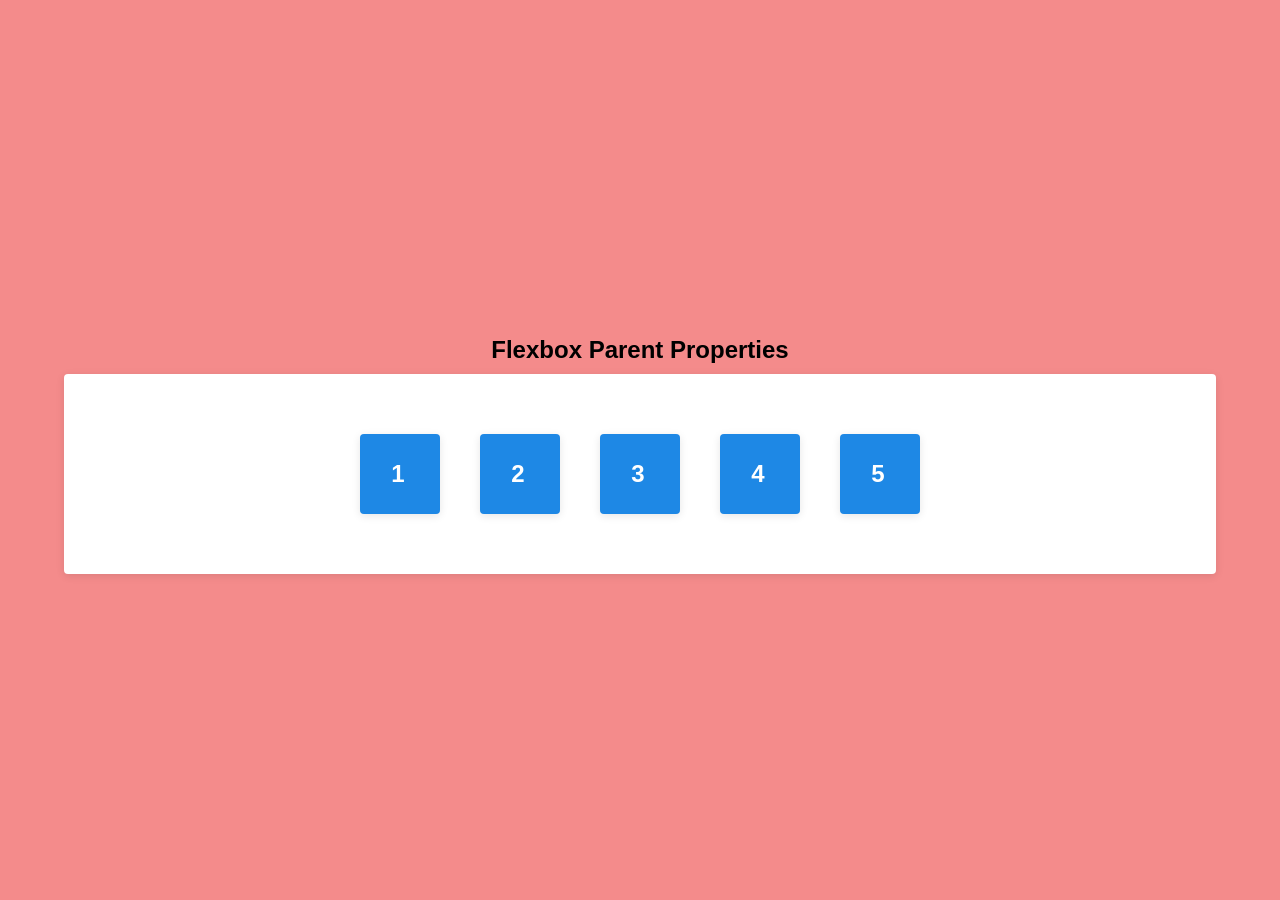
<file: Flexbox/index.html>
<!DOCTYPE html>
<html lang="en">
  <head>
    <meta charset="UTF-8" />
    <meta name="viewport" content="width=device-width, initial-scale=1.0" />
    <title>Flex-Box</title>
    <style>
      * {
        margin: 0;
        padding: 0;
        box-sizing: border-box;
        font-family: Arial, Helvetica, sans-serif;
      }

      body {
        background-color: #f48b8b;
        min-height: 100vh;
        display: flex;
        justify-content: center;
        align-items: center;
      }

      #main-container {
        width: 90%;
        max-width: 1200px;
      }

      .demo-box {
        background-color: #ffffff;
        border-radius: 4px;
        overflow: hidden;
        display: flex;
        flex-direction: column;
        box-shadow: 0 2px 8px rgba(0, 0, 0, 0.1);
      }

      .header {
        font-weight: 600;
        padding: 10px;
        text-align: center;
      }

      #container {
        padding: 30px 20px;
        display: flex;
        flex-wrap: wrap;
        justify-content: center;
        align-items: center;
        gap: 40px;   /* spacing between 1-2-3-4-5 */
        min-height: 200px;
      }

      .number {
        width: 80px;
        height: 80px;
        background: #1e88e5;
        color: #ffffff;
        font-weight: 600;
        font-size: 24px;
        display: flex;
        justify-content: center;
        align-items: center;
        border-radius: 4px;
        letter-spacing: 4px;
        box-shadow: 0 2px 8px rgba(0, 0, 0, 0.1);
      }

      @media (max-width: 600px) {
        .number {
          width: 60px;
          height: 60px;
          font-size: 18px;
        }
      }
    </style>
  </head>

  <body>
    <div id="main-container">
      <h2 class="header">Flexbox Parent Properties</h2>
      <div class="demo-box">
        <div id="container">
          <div class="number">1</div>
          <div class="number">2</div>
          <div class="number">3</div>
          <div class="number">4</div>
          <div class="number">5</div>
        </div>
      </div>
</file>
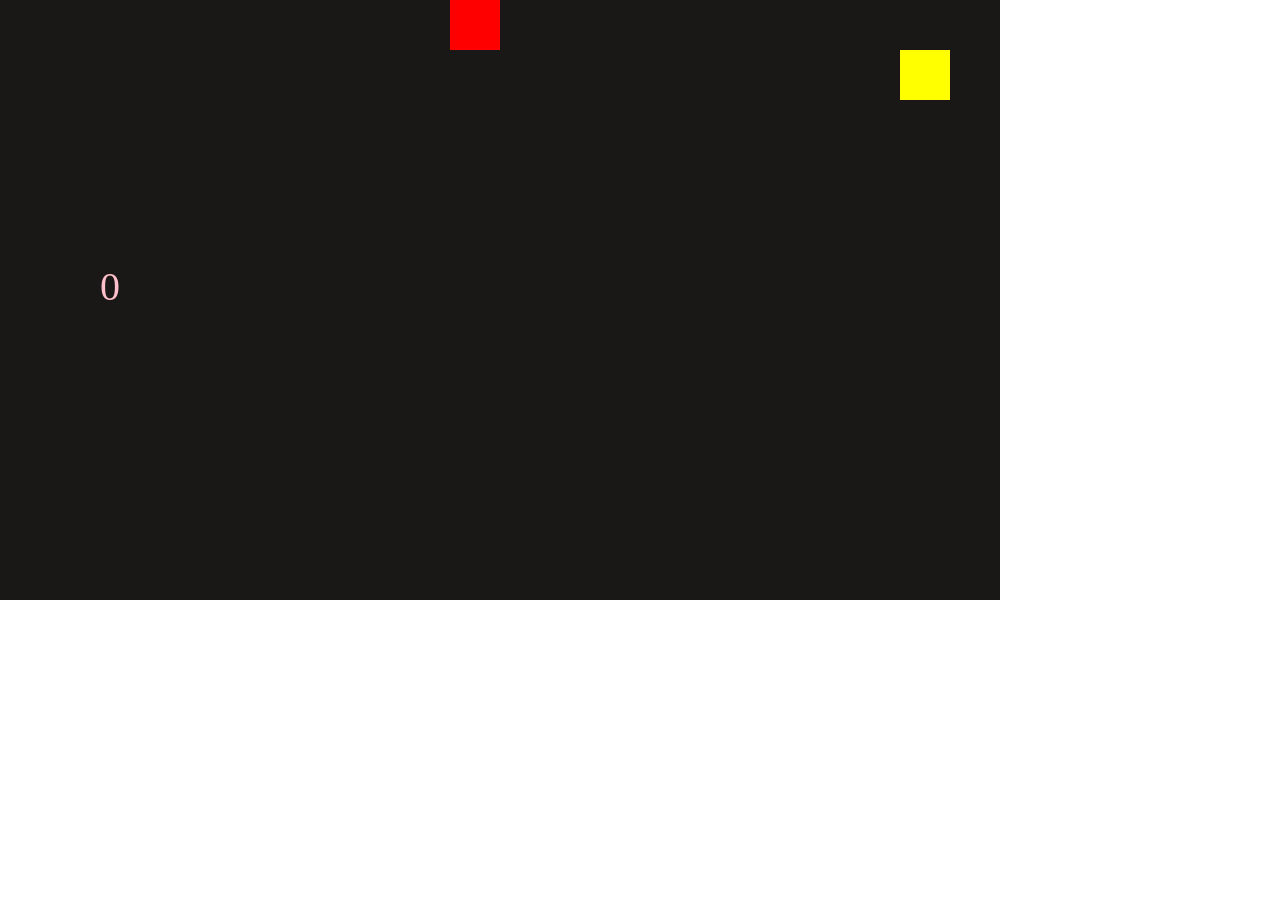
<file: lec-5/index.html>
<!DOCTYPE html>
<html lang="en">
<head>
    <meta charset="UTF-8">
    <meta name="viewport" content="width=device-width, initial-scale=1.0">
    <title>Document</title>
    <style>
        *{
            margin: 0;
            padding: 0;
        }
        canvas{
            background-color: rgb(26, 23, 23);
        }
    </style>
</head>
<body>
    <canvas height="600px" width="1000px"></canvas>
    <script  src="index.js"></script>
</body>
</html>
</file>
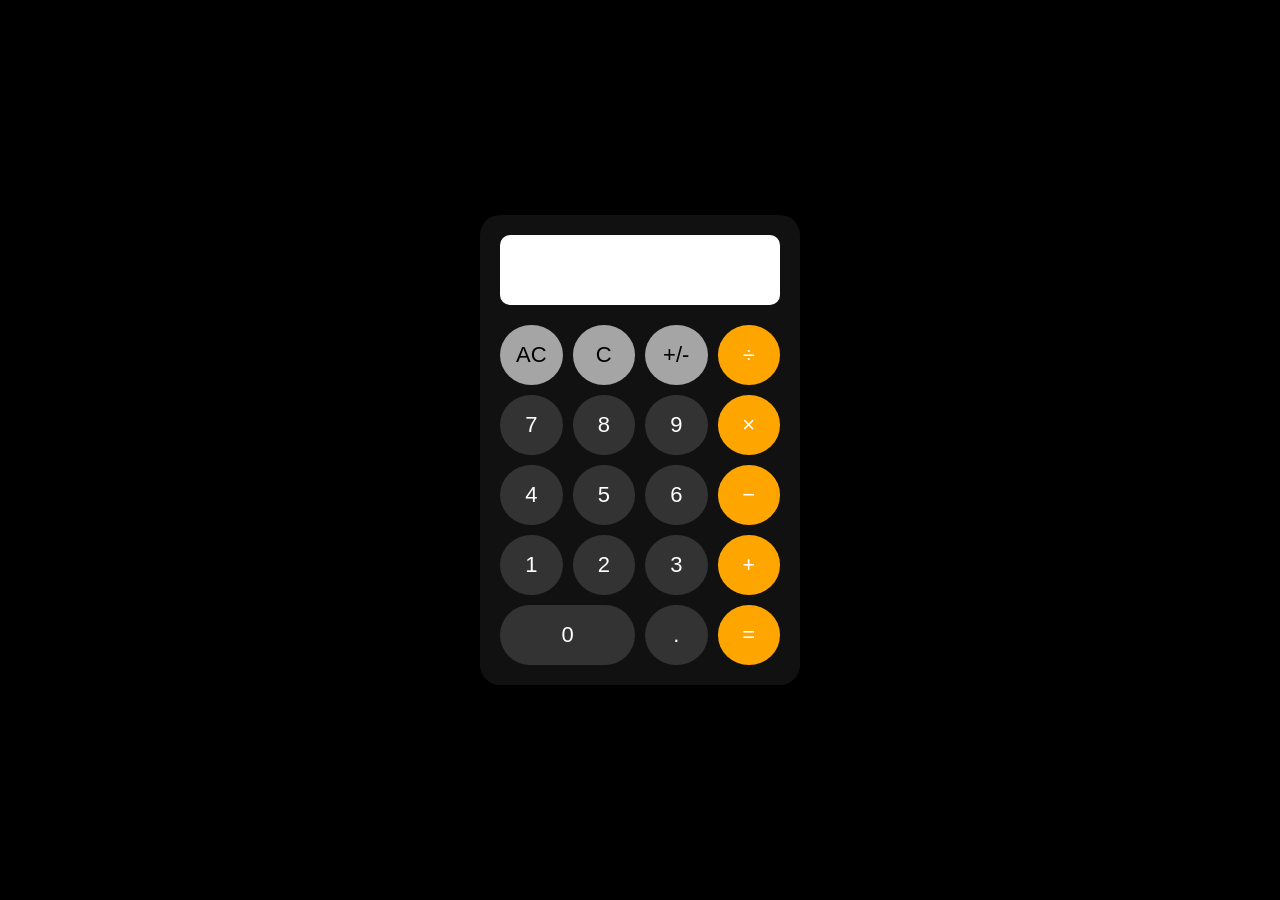
<file: lec-6-calculator/index.html>
<!DOCTYPE html>
<html lang="en">
<head>
    <meta charset="UTF-8">
    <meta name="viewport" content="width=device-width, initial-scale=1.0">
    <title>Calculator</title>

    <style>

        *{
            margin: 0;
            padding: 0;
            box-sizing: border-box;
        }

        body{
            height: 100vh;
            display: flex;
            justify-content: center;
            align-items: center;
            background-color: black;
            font-family: sans-serif;
        }

        .calculator{
            background-color: #111;
            padding: 20px;
            border-radius: 20px;
            width: 320px;
        }

        #input{
            width: 100%;
            height: 70px;
            margin-bottom: 20px;
            font-size: 30px;
            padding: 10px;
            border: none;
            outline: none;
            border-radius: 10px;
            text-align: right;
        }

        .buttons{
            display: grid;
            grid-template-columns: repeat(4,1fr);
            gap: 10px;
        }

        .btn{
            height: 60px;
            border: none;
            border-radius: 50%;
            font-size: 22px;
            cursor: pointer;
        }

        .number{
            background-color: #333;
            color: white;
        }

        .operator{
            background-color: orange;
            color: white;
        }

        .function{
            background-color: #a5a5a5;
            color: black;
        }

        .zero{
            grid-column: span 2;
            border-radius: 40px;
        }

    </style>
</head>
<body>

    <div class="calculator">

        <input type="text" id="input" readonly>

        <div class="buttons">

            <button class="btn function">AC</button>
            <button class="btn function">C</button>
            <button class="btn function">+/-</button>
            <button class="btn operator">÷</button>

            <button class="btn number">7</button>
            <button class="btn number">8</button>
            <button class="btn number">9</button>
            <button class="btn operator">×</button>

            <button class="btn number">4</button>
            <button class="btn number">5</button>
            <button class="btn number">6</button>
            <button class="btn operator">−</button>

            <button class="btn number">1</button>
            <button class="btn number">2</button>
            <button class="btn number">3</button>
            <button class="btn operator">+</button>

            <button class="btn number zero">0</button>
            <button class="btn number">.</button>
            <button class="btn operator">=</button>

        </div>

    </div>

    <script src="index.js">

    </script>

</body>
</html>
</file>
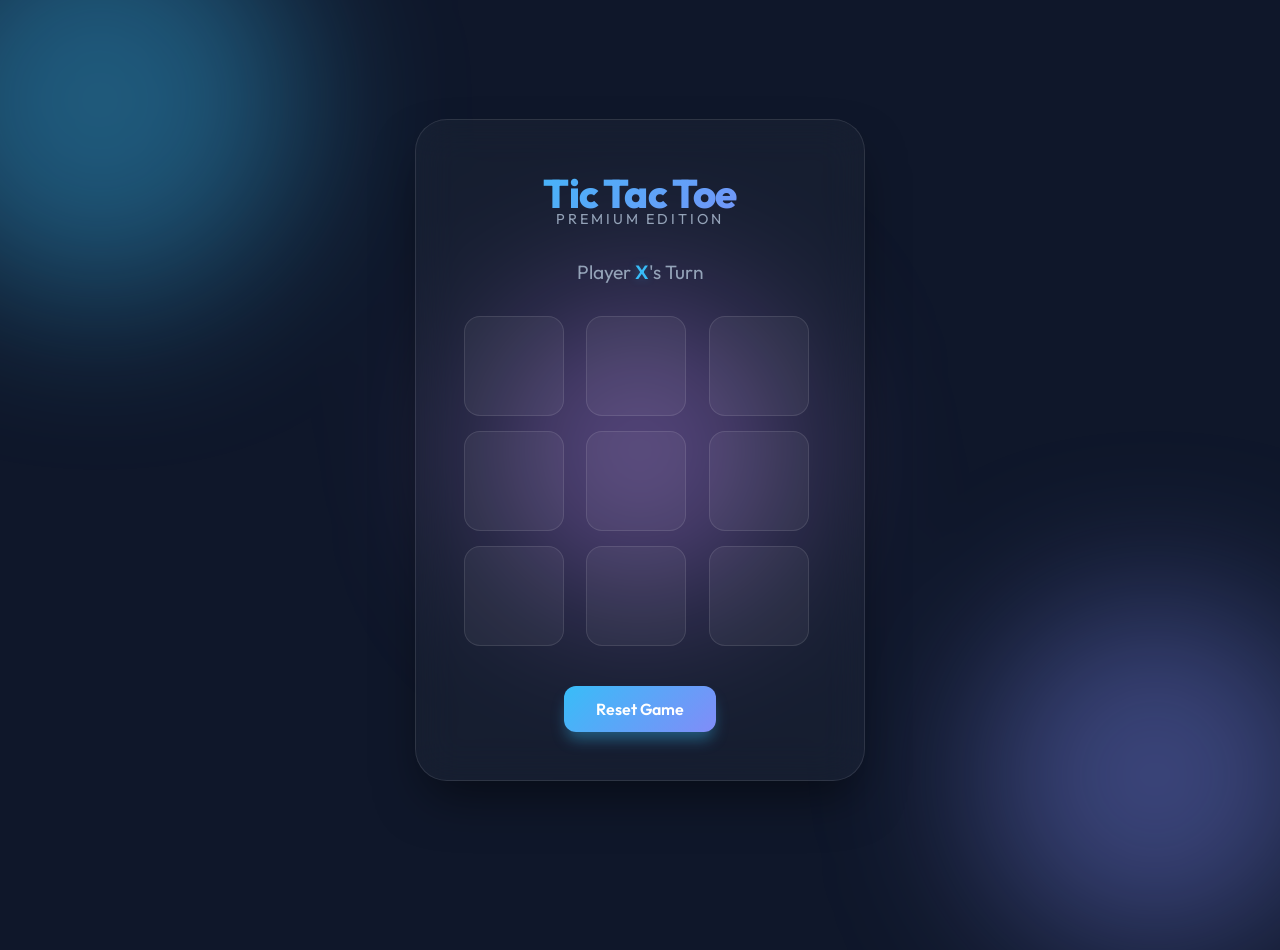
<file: tic-tac-toe/index.html>
<!DOCTYPE html>
<html lang="en">
<head>
    <meta charset="UTF-8">
    <meta name="viewport" content="width=device-width, initial-scale=1.0">
    <title>Ultimate Tic-Tac-Toe | Premium Edition</title>
    <meta name="description" content="A premium, high-performance Tic-Tac-Toe game with a stunning modern design.">
    <link rel="stylesheet" href="style.css">
    <link rel="preconnect" href="https://fonts.googleapis.com">
    <link rel="preconnect" href="https://fonts.gstatic.com" crossorigin>
    <link href="https://fonts.googleapis.com/css2?family=Outfit:wght@300;400;600;800&display=swap" rel="stylesheet">
</head>
<body>
    <div class="background-blobs">
        <div class="blob blob-1"></div>
        <div class="blob blob-2"></div>
        <div class="blob blob-3"></div>
    </div>

    <main class="game-container">
        <header class="header">
            <h1 class="title">Tic Tac Toe</h1>
            <p class="subtitle">Premium Edition</p>
        </header>

        <section class="game-info">
            <div class="status" id="status">Player <span class="current-player" id="player-indicator">X</span>'s Turn</div>
        </section>

        <div class="grid" id="grid">
            <div class="cell" data-index="0" id="cell-0"></div>
            <div class="cell" data-index="1" id="cell-1"></div>
            <div class="cell" data-index="2" id="cell-2"></div>
            <div class="cell" data-index="3" id="cell-3"></div>
            <div class="cell" data-index="4" id="cell-4"></div>
            <div class="cell" data-index="5" id="cell-5"></div>
            <div class="cell" data-index="6" id="cell-6"></div>
            <div class="cell" data-index="7" id="cell-7"></div>
            <div class="cell" data-index="8" id="cell-8"></div>
        </div>

        <footer class="controls">
            <button class="reset-btn" id="reset-btn">Reset Game</button>
        </footer>
    </main>

    <!-- Placeholder for your JS logic -->
    <!-- <script src="script.js"></script> -->
</body>
</html>
</file>
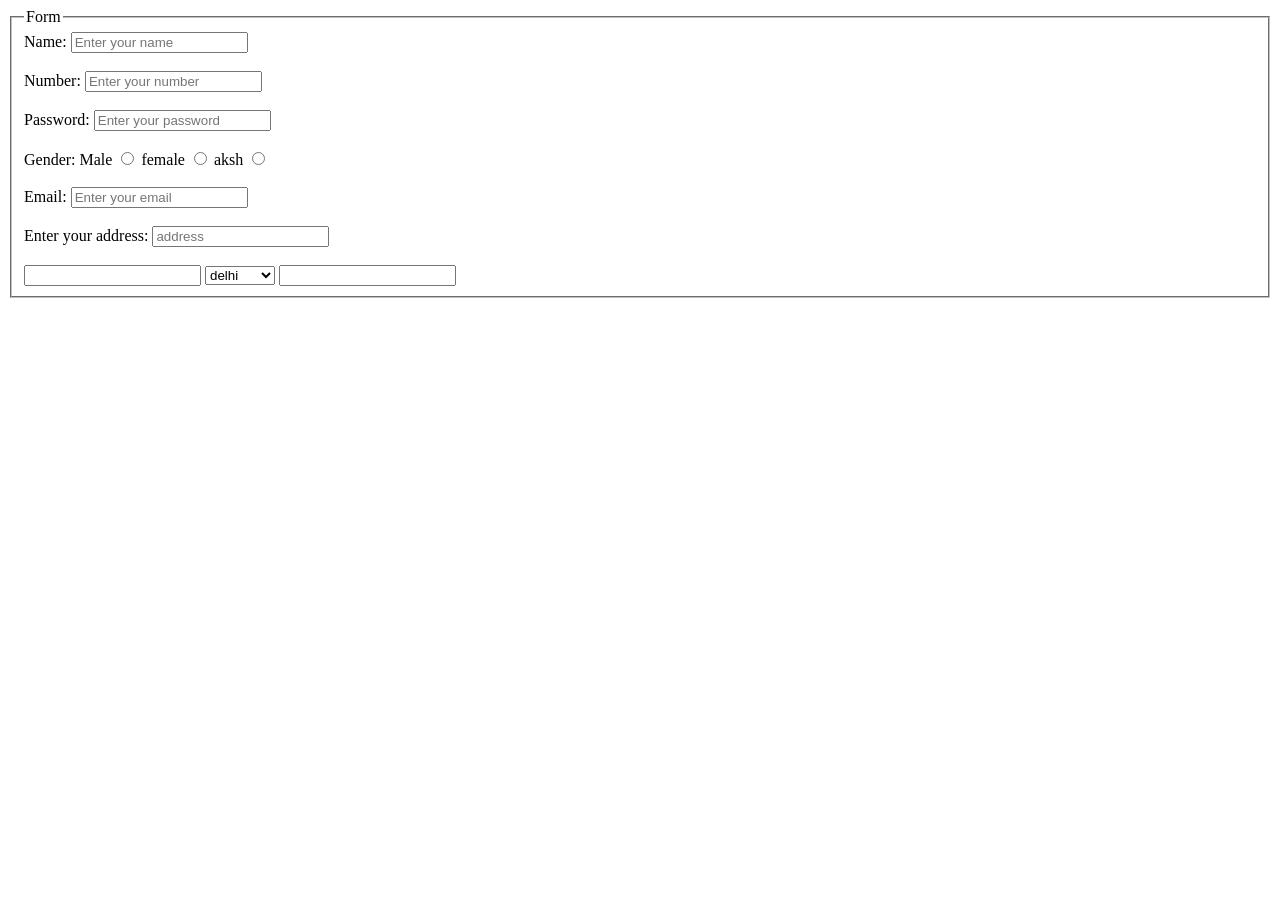
<file: lec-2/form.html>
<!DOCTYPE html>
<html lang="en">
<head>
    <meta charset="UTF-8">
    <meta name="viewport" content="width=device-width, initial-scale=1.0">
    <title>lec-2</title>
</head>
<body>
    <fieldset>
        <legend>Form</legend>
        <!-- <span>Name:</span> -->
        <form >
            <label for="one">Name:</label>
            <input id="one" type="text" placeholder="Enter your name">
            <br>
            <br>
            <span>Number:</span>
            <input type="number" placeholder="Enter your number">
            <br>
            <br>
            <span>Password:</span>
            <input type="password" placeholder="Enter your password">
            <br>
            <br>
            <span>Gender:</span>
            <span>Male</span>
            <input name="one" type="radio" >
            <span>female</span>
            <input name="one" type="radio"  >
            <span>aksh</span>
            <input name="one" type="radio" >
            <br>
            <br>
            <span>Email:</span>
            <input type="email" name="" id="" placeholder="Enter your email">
            <br>
            <br>
            <span>Enter your address:</span>
            <input type="address" name="" id="" placeholder="address" >
            
            <br>
            <br>
           <input type="fie" />
           <select name="" id="">
               <option>delhi</option>
               <option>jabalpur</option>
               <option>mumbai</option>
           </select>
           <input type="
           checkbox" name="" id="">

        </form>
    </fieldset>
    
</body>
</html>
</file>
<file: tic-tac-toe/style.css>
:root {
    --bg-color: #0f172a;
    --accent-primary: #38bdf8;
    --accent-secondary: #818cf8;
    --text-primary: #f8fafc;
    --text-secondary: #94a3b8;
    --glass-bg: rgba(255, 255, 255, 0.03);
    --glass-border: rgba(255, 255, 255, 0.1);
    --cell-size: 100px;
    --grid-gap: 15px;
}

* {
    margin: 0;
    padding: 0;
    box-sizing: border-box;
}

body {
    font-family: 'Outfit', sans-serif;
    background-color: var(--bg-color);
    color: var(--text-primary);
    min-height: 100vh;
    display: flex;
    justify-content: center;
    align-items: center;
    overflow: hidden;
    position: relative;
}

/* Background Animated Blobs */
.background-blobs {
    position: absolute;
    width: 100%;
    height: 100%;
    z-index: -1;
    filter: blur(80px);
}

.blob {
    position: absolute;
    border-radius: 50%;
    opacity: 0.4;
    animation: move 20s infinite alternate ease-in-out;
}

.blob-1 {
    width: 400px;
    height: 400px;
    background: var(--accent-primary);
    top: -100px;
    left: -100px;
}

.blob-2 {
    width: 350px;
    height: 350px;
    background: var(--accent-secondary);
    bottom: -50px;
    right: -50px;
    animation-delay: -5s;
}

.blob-3 {
    width: 300px;
    height: 300px;
    background: #c084fc;
    top: 50%;
    left: 50%;
    transform: translate(-50%, -50%);
    animation-delay: -10s;
}

@keyframes move {
    from { transform: translate(0, 0); }
    to { transform: translate(50px, 100px); }
}

/* Main Container */
.game-container {
    background: var(--glass-bg);
    backdrop-filter: blur(20px);
    border: 1px solid var(--glass-border);
    padding: 3rem;
    border-radius: 2rem;
    box-shadow: 0 25px 50px -12px rgba(0, 0, 0, 0.5);
    text-align: center;
    width: 100%;
    max-width: 450px;
    animation: fadeIn 0.8s cubic-bezier(0.16, 1, 0.3, 1);
}

@keyframes fadeIn {
    from { opacity: 0; transform: translateY(20px); }
    to { opacity: 1; transform: translateY(0); }
}

.header {
    margin-bottom: 2rem;
}

.title {
    font-size: 2.5rem;
    font-weight: 800;
    letter-spacing: -0.02em;
    background: linear-gradient(135deg, var(--accent-primary), var(--accent-secondary));
    -webkit-background-clip: text;
    -webkit-text-fill-color: transparent;
}

.subtitle {
    color: var(--text-secondary);
    font-size: 0.9rem;
    text-transform: uppercase;
    letter-spacing: 0.2em;
    margin-top: -0.5rem;
}

.game-info {
    margin-bottom: 2rem;
}

.status {
    font-size: 1.2rem;
    font-weight: 400;
    color: var(--text-secondary);
}

.current-player {
    font-weight: 600;
    color: var(--accent-primary);
    text-shadow: 0 0 10px rgba(56, 189, 248, 0.3);
}

/* Grid Layout */
.grid {
    display: grid;
    grid-template-columns: repeat(3, 1fr);
    grid-template-rows: repeat(3, 1fr);
    gap: var(--grid-gap);
    margin: 0 auto 2.5rem;
}

.cell {
    width: var(--cell-size);
    height: var(--cell-size);
    background: rgba(255, 255, 255, 0.05);
    border: 1px solid var(--glass-border);
    border-radius: 1rem;
    display: flex;
    justify-content: center;
    align-items: center;
    font-size: 2.5rem;
    font-weight: 700;
    cursor: pointer;
    transition: all 0.3s cubic-bezier(0.4, 0, 0.2, 1);
    position: relative;
    overflow: hidden;
}

.cell:hover {
    background: rgba(255, 255, 255, 0.08);
    transform: translateY(-4px);
    box-shadow: 0 10px 15px -3px rgba(0, 0, 0, 0.2);
    border-color: var(--accent-primary);
}

.cell:active {
    transform: scale(0.95);
}

/* X and O Styles (to be applied via JS classes) */
.cell.x {
    color: var(--accent-primary);
}

.cell.o {
    color: #f472b6;
}

.cell.x::after {
    content: 'X';
    animation: popIn 0.3s cubic-bezier(0.175, 0.885, 0.32, 1.275);
}

.cell.o::after {
    content: 'O';
    animation: popIn 0.3s cubic-bezier(0.175, 0.885, 0.32, 1.275);
}

@keyframes popIn {
    from { transform: scale(0); opacity: 0; }
    to { transform: scale(1); opacity: 1; }
}

/* Reset Button */
.reset-btn {
    background: linear-gradient(135deg, var(--accent-primary), var(--accent-secondary));
    color: white;
    border: none;
    padding: 0.8rem 2rem;
    font-family: 'Outfit', sans-serif;
    font-size: 1rem;
    font-weight: 600;
    border-radius: 0.75rem;
    cursor: pointer;
    transition: all 0.3s ease;
    box-shadow: 0 10px 15px -3px rgba(56, 189, 248, 0.4);
}

.reset-btn:hover {
    transform: translateY(-2px);
    box-shadow: 0 15px 20px -3px rgba(56, 189, 248, 0.5);
    filter: brightness(1.1);
}

.reset-btn:active {
    transform: translateY(0);
}

/* Responsive */
@media (max-width: 480px) {
    :root {
        --cell-size: 80px;
    }
    .game-container {
        padding: 2rem 1.5rem;
        margin: 1rem;
    }
    .title {
        font-size: 2rem;
    }
}
</file>
